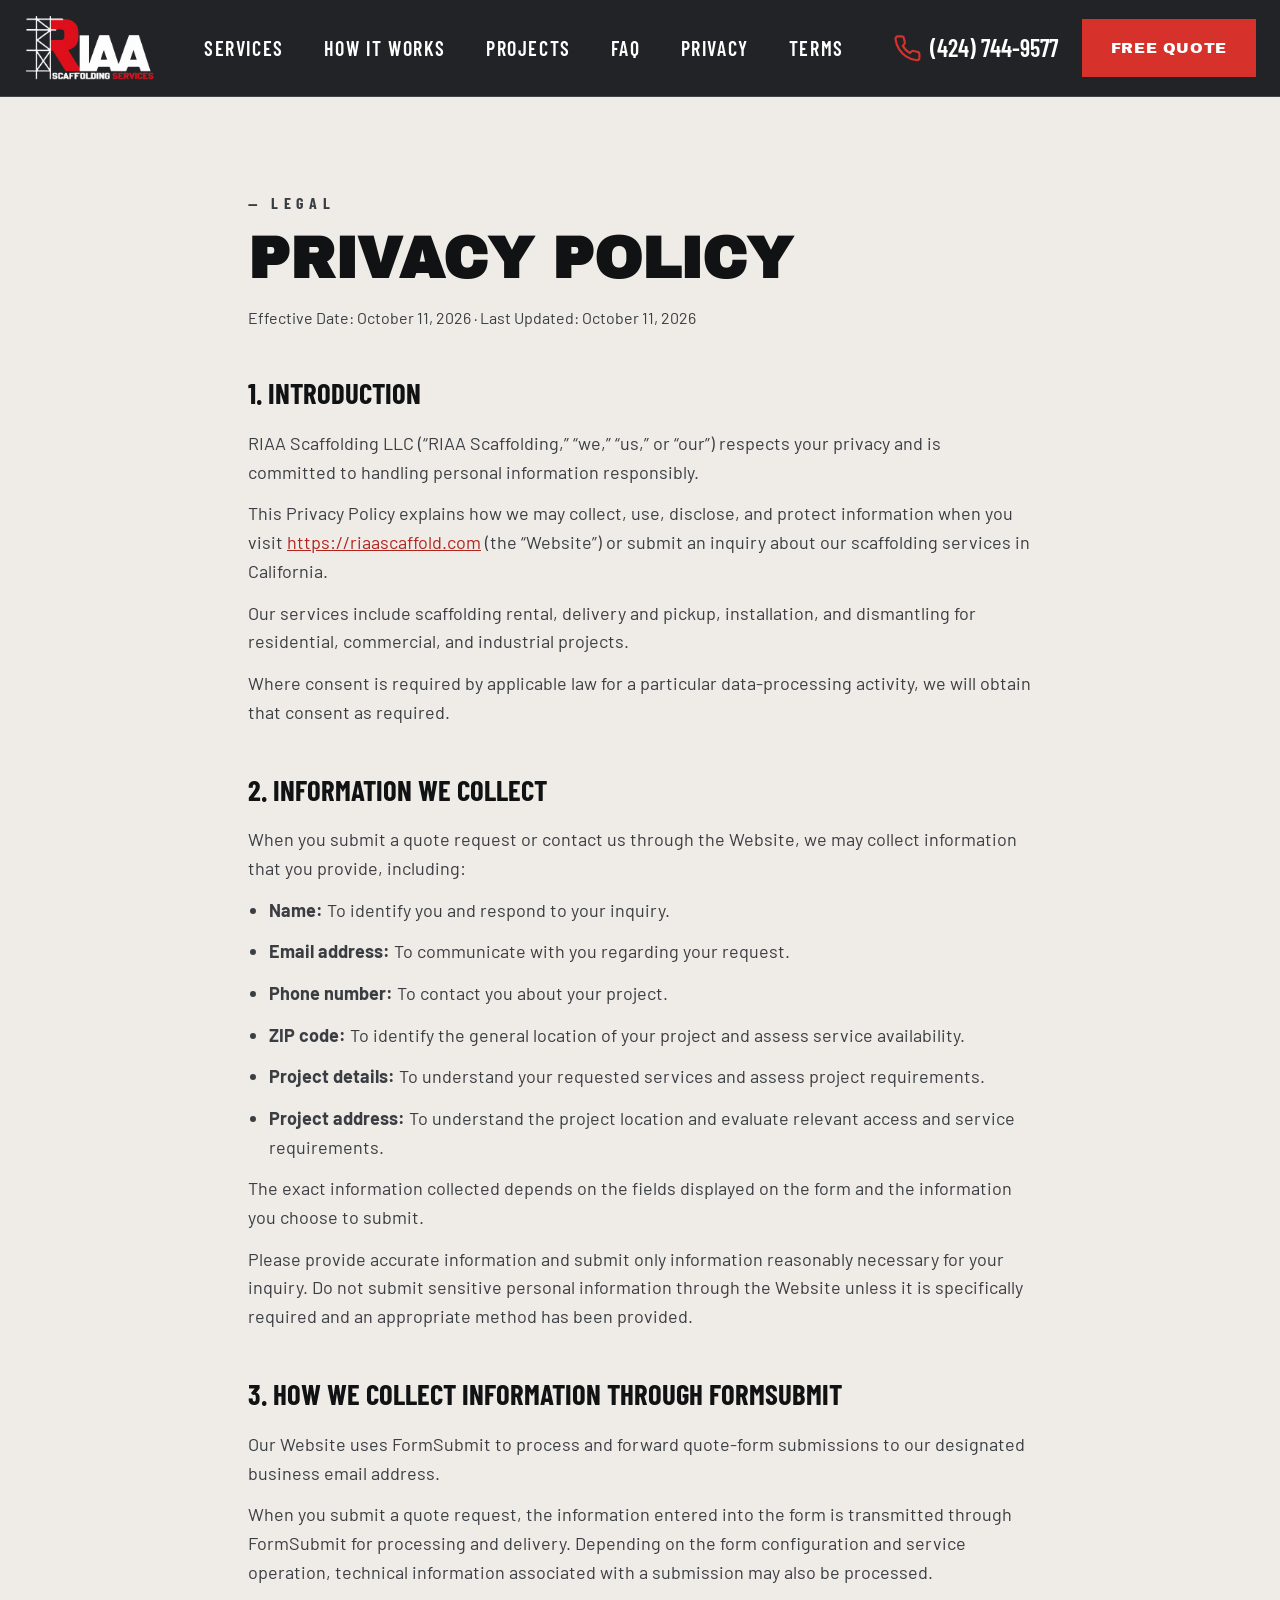
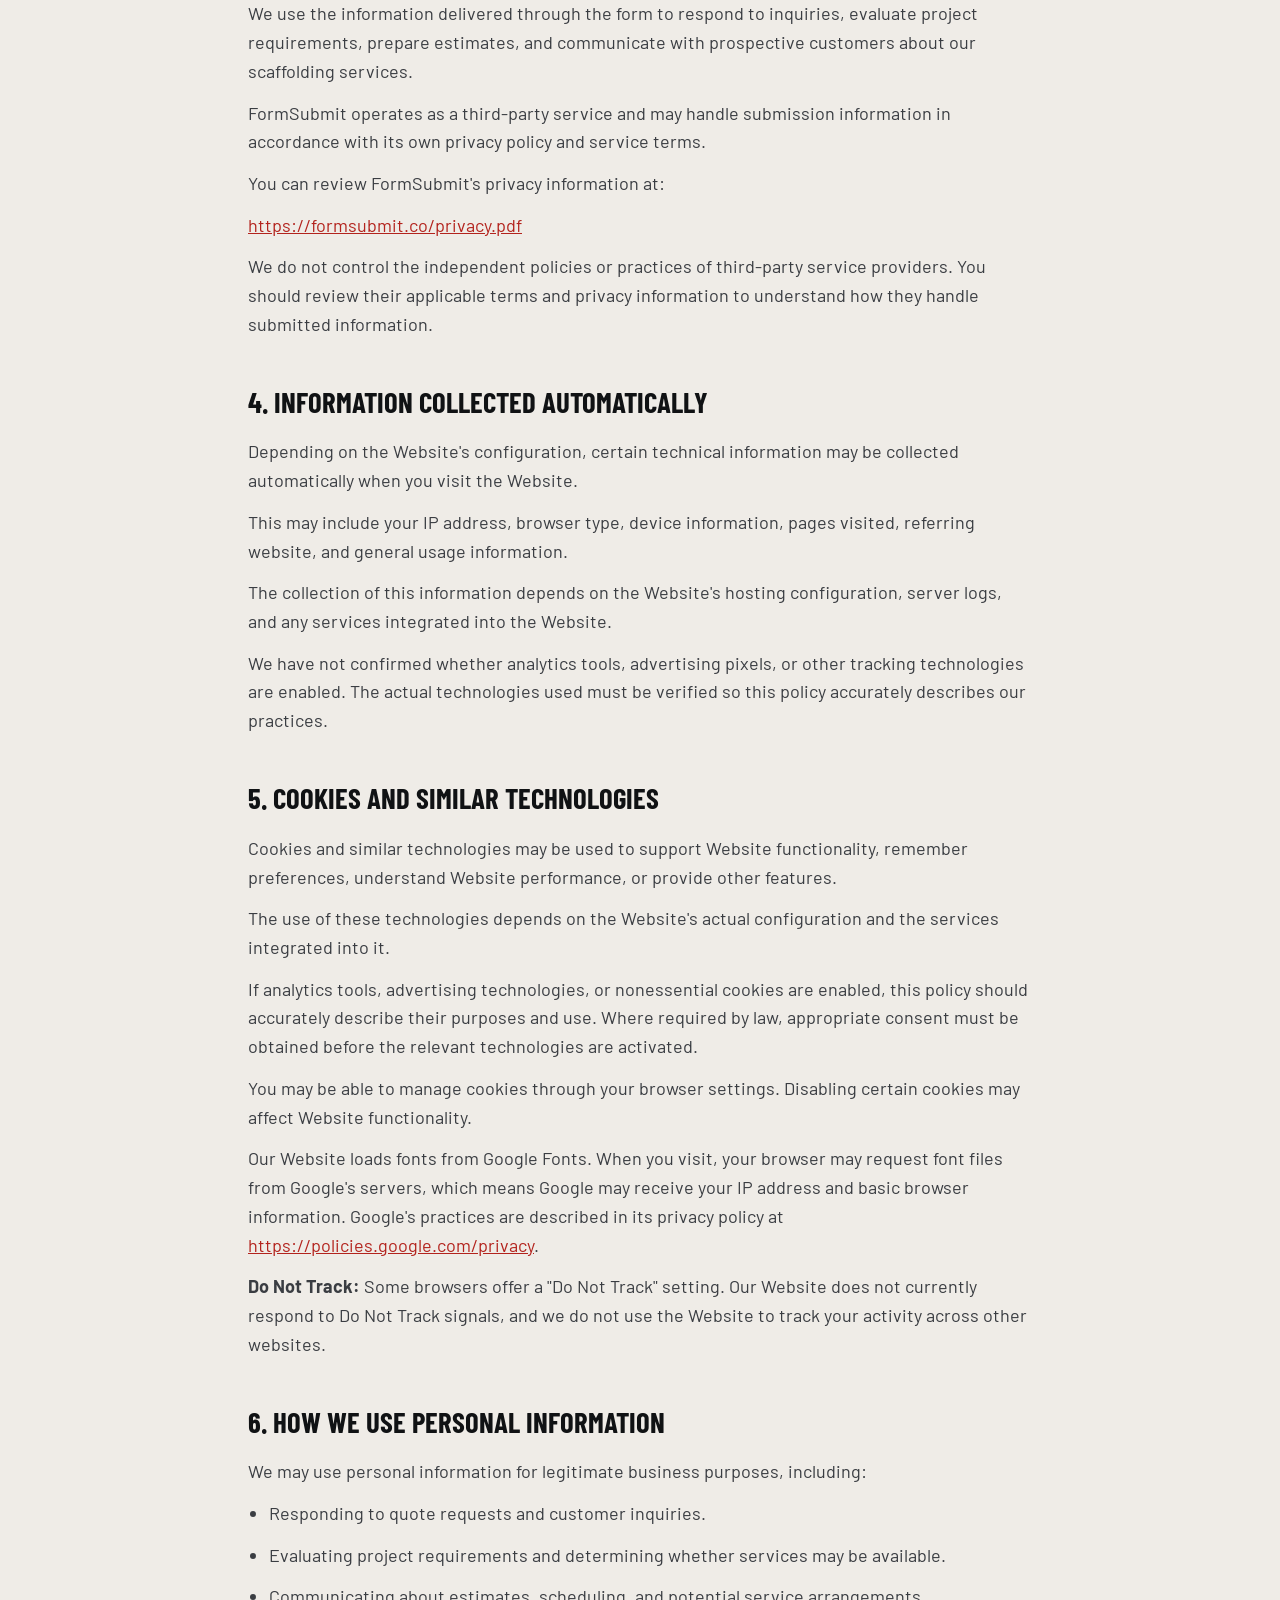
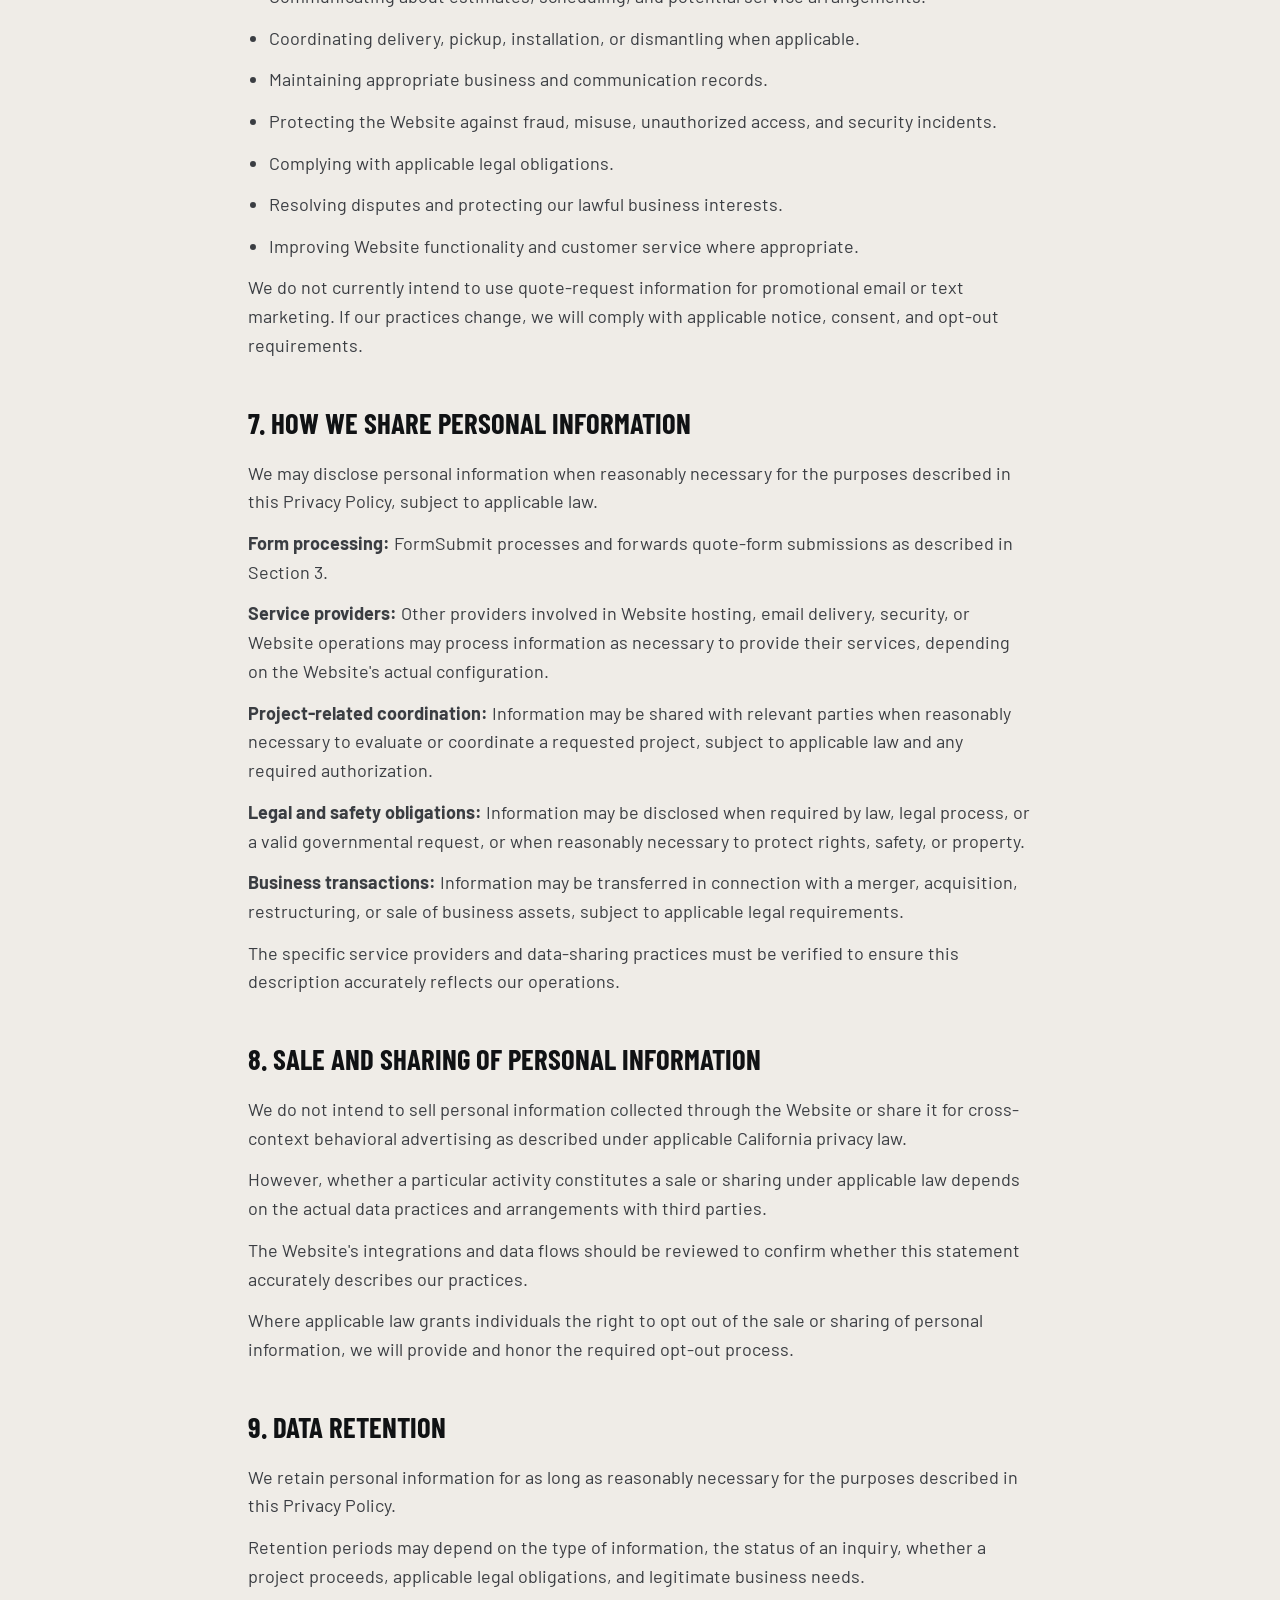
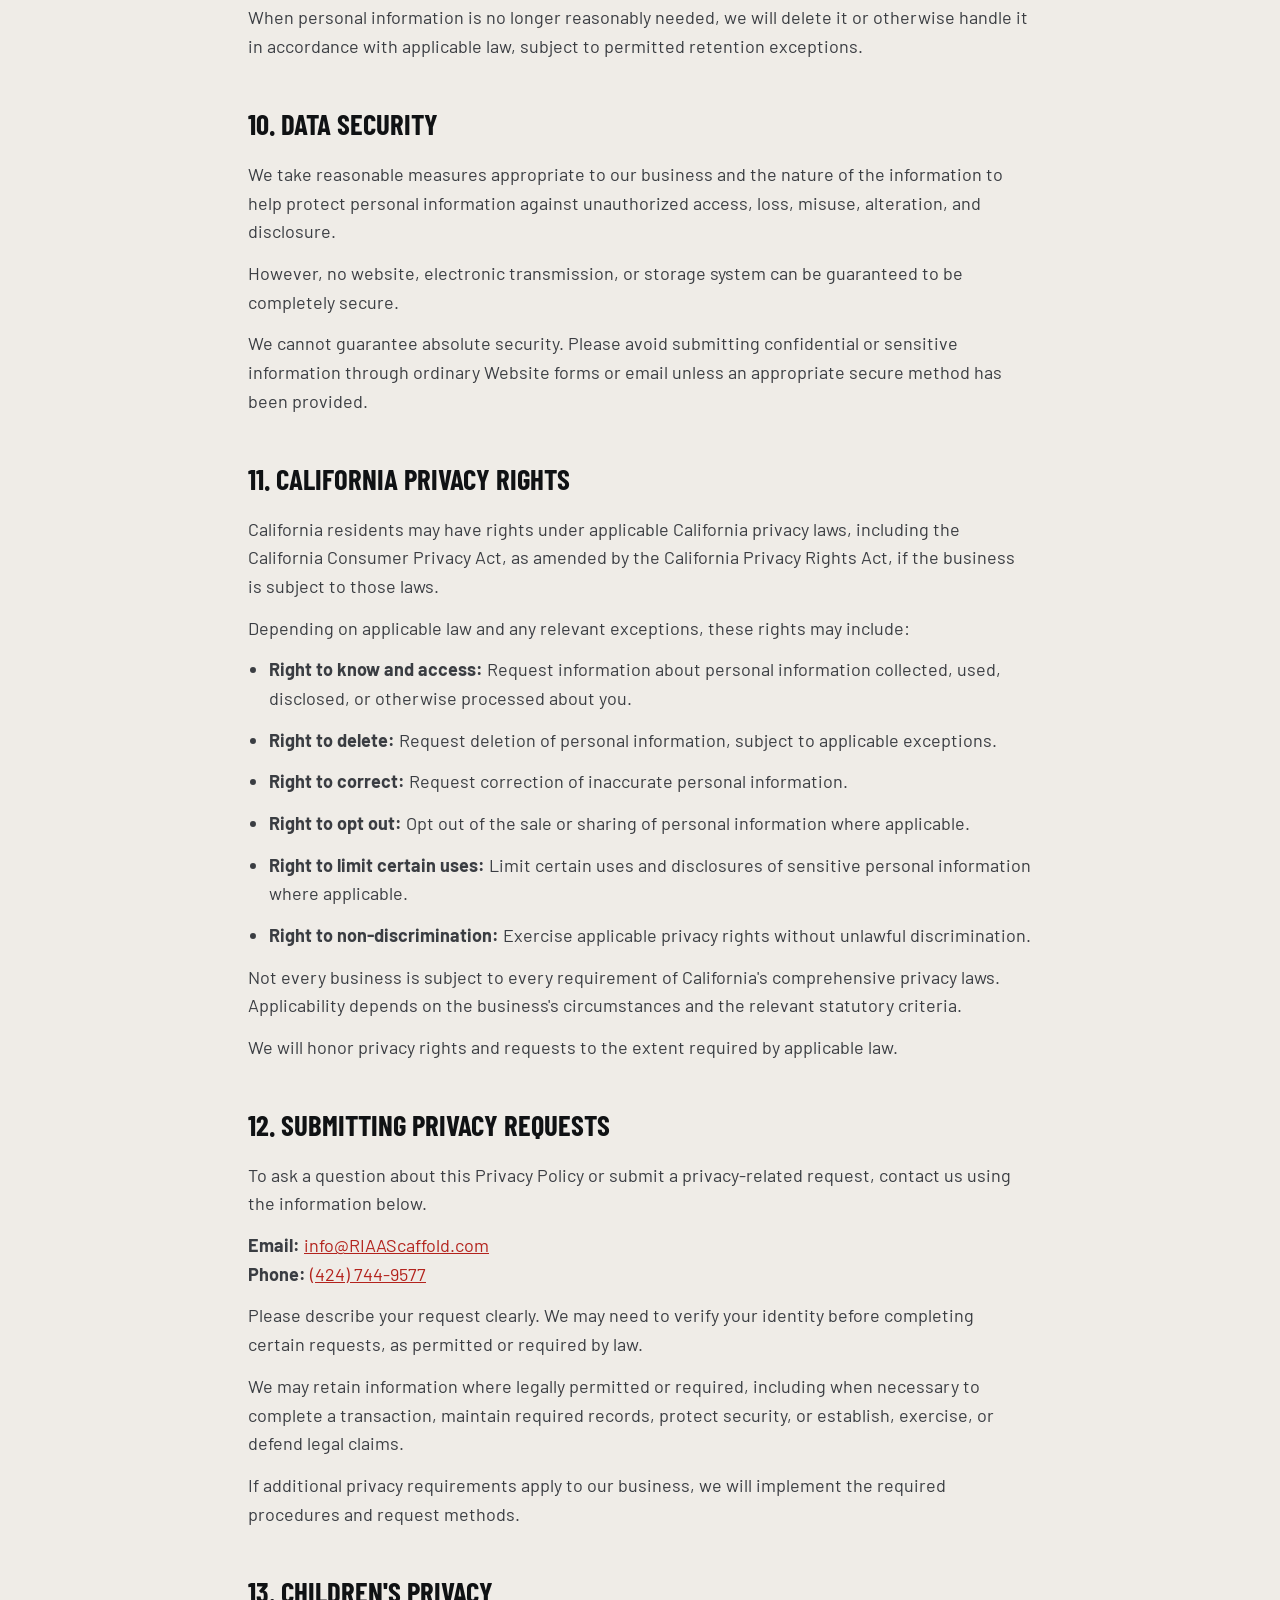
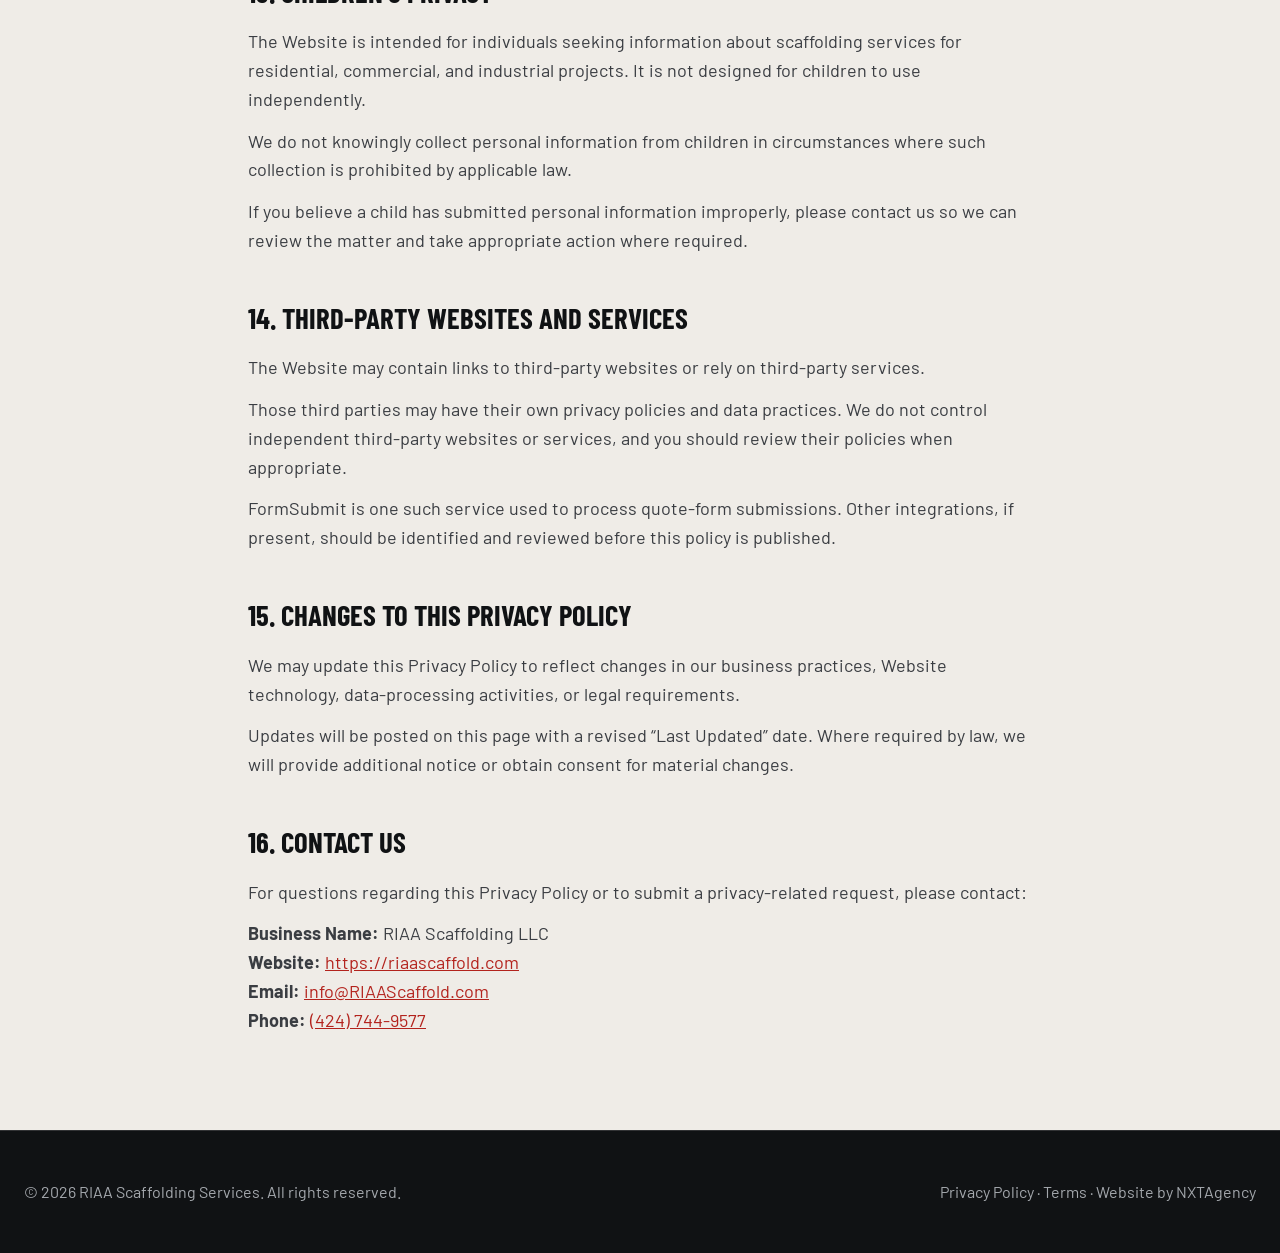
<file: privacy.html>
<!DOCTYPE html>
<html lang="en">
<head>
<meta charset="utf-8">
<meta name="viewport" content="width=device-width, initial-scale=1">
<title>Privacy Policy | RIAA Scaffolding Services</title>
<link rel="preconnect" href="https://fonts.googleapis.com">
<link rel="preconnect" href="https://fonts.gstatic.com" crossorigin>
<link href="https://fonts.googleapis.com/css2?family=Archivo+Black&family=Barlow+Condensed:wght@500;600;700&family=Barlow:wght@400;500;600&display=swap" rel="stylesheet">
<link rel="stylesheet" href="style.css?v=4">
<link rel="icon" type="image/png" href="img/favicon.png">
</head>
<body>
<svg width="0" height="0" style="position:absolute" aria-hidden="true">
  <symbol id="phone" viewBox="0 0 24 24"><path d="M22 16.9v3a2 2 0 0 1-2.2 2 19.8 19.8 0 0 1-8.6-3.1 19.5 19.5 0 0 1-6-6A19.8 19.8 0 0 1 2.1 4.2 2 2 0 0 1 4.1 2h3a2 2 0 0 1 2 1.7c.1 1 .4 1.9.7 2.8a2 2 0 0 1-.5 2.1L8.1 9.9a16 16 0 0 0 6 6l1.3-1.3a2 2 0 0 1 2.1-.4c.9.3 1.8.6 2.8.7a2 2 0 0 1 1.7 2z"/></symbol>
  <symbol id="mail" viewBox="0 0 24 24"><rect x="2" y="4" width="20" height="16" rx="2"/><path d="m22 7-10 6L2 7"/></symbol>
  <symbol id="pin" viewBox="0 0 24 24"><path d="M20 10c0 6-8 12-8 12S4 16 4 10a8 8 0 0 1 16 0z"/><circle cx="12" cy="10" r="3"/></symbol>
  <symbol id="clock" viewBox="0 0 24 24"><circle cx="12" cy="12" r="10"/><path d="M12 6v6l4 2"/></symbol>
  <symbol id="arrow" viewBox="0 0 24 24"><path d="M5 12h14m-6-6 6 6-6 6"/></symbol>
  <symbol id="hat" viewBox="0 0 24 24"><path d="M2 18h20M4 18a8 8 0 0 1 16 0M12 6v4M10 4h4"/></symbol>
</svg>
<header>
  <div class="wrap">
    <a class="logo" href="./" aria-label="RIAA Scaffolding Services home"><img src="img/logo.png" alt="RIAA Scaffolding Services"></a>
   <nav aria-label="Main"><a href="./#services">Services</a><a href="./#process">How it works</a><a href="./#projects">Projects</a><a href="./#faq">FAQ</a><a href="privacy">Privacy</a><a href="terms">Terms</a></nav>
    <div class="hright">
      <a class="tel" href="tel:4247449577"><svg class="i"><use href="#phone"/></svg>(424) 744-9577</a>
      <a class="btn" href="./#quote">Free quote</a>
    </div>
  </div>
</header>
<main>
  <section class="policy">
    <div class="wrap">
      <p class="kicker">Legal</p>
      <h1 class="disp">Privacy Policy</h1>
      <p class="updated">Effective Date: October 11, 2026 · Last Updated: October 11, 2026</p>
      <h2>1. Introduction</h2>
      <p>RIAA Scaffolding LLC (“RIAA Scaffolding,” “we,” “us,” or “our”) respects your privacy and is committed to handling personal information responsibly.</p>
      <p>This Privacy Policy explains how we may collect, use, disclose, and protect information when you visit <a href="https://riaascaffold.com">https://riaascaffold.com</a> (the “Website”) or submit an inquiry about our scaffolding services in California.</p>
      <p>Our services include scaffolding rental, delivery and pickup, installation, and dismantling for residential, commercial, and industrial projects.</p>
      <p>Where consent is required by applicable law for a particular data-processing activity, we will obtain that consent as required.</p>
      <h2>2. Information We Collect</h2>
      <p>When you submit a quote request or contact us through the Website, we may collect information that you provide, including:</p>
      <ul>
        <li><strong>Name:</strong> To identify you and respond to your inquiry.</li>
        <li><strong>Email address:</strong> To communicate with you regarding your request.</li>
        <li><strong>Phone number:</strong> To contact you about your project.</li>
        <li><strong>ZIP code:</strong> To identify the general location of your project and assess service availability.</li>
        <li><strong>Project details:</strong> To understand your requested services and assess project requirements.</li>
        <li><strong>Project address:</strong> To understand the project location and evaluate relevant access and service requirements.</li>
      </ul>
      <p>The exact information collected depends on the fields displayed on the form and the information you choose to submit.</p>
      <p>Please provide accurate information and submit only information reasonably necessary for your inquiry. Do not submit sensitive personal information through the Website unless it is specifically required and an appropriate method has been provided.</p>
      <h2>3. How We Collect Information Through FormSubmit</h2>
      <p>Our Website uses FormSubmit to process and forward quote-form submissions to our designated business email address.</p>
      <p>When you submit a quote request, the information entered into the form is transmitted through FormSubmit for processing and delivery. Depending on the form configuration and service operation, technical information associated with a submission may also be processed.</p>
      <p>We use the information delivered through the form to respond to inquiries, evaluate project requirements, prepare estimates, and communicate with prospective customers about our scaffolding services.</p>
      <p>FormSubmit operates as a third-party service and may handle submission information in accordance with its own privacy policy and service terms.</p>
      <p>You can review FormSubmit's privacy information at:</p>
      <p><a href="https://formsubmit.co/privacy.pdf" target="_blank" rel="noopener">https://formsubmit.co/privacy.pdf</a></p>
      <p>We do not control the independent policies or practices of third-party service providers. You should review their applicable terms and privacy information to understand how they handle submitted information.</p>
      <h2>4. Information Collected Automatically</h2>
      <p>Depending on the Website's configuration, certain technical information may be collected automatically when you visit the Website.</p>
      <p>This may include your IP address, browser type, device information, pages visited, referring website, and general usage information.</p>
      <p>The collection of this information depends on the Website's hosting configuration, server logs, and any services integrated into the Website.</p>
      <p>We have not confirmed whether analytics tools, advertising pixels, or other tracking technologies are enabled. The actual technologies used must be verified so this policy accurately describes our practices.</p>
      <h2>5. Cookies and Similar Technologies</h2>
      <p>Cookies and similar technologies may be used to support Website functionality, remember preferences, understand Website performance, or provide other features.</p>
      <p>The use of these technologies depends on the Website's actual configuration and the services integrated into it.</p>
      <p>If analytics tools, advertising technologies, or nonessential cookies are enabled, this policy should accurately describe their purposes and use. Where required by law, appropriate consent must be obtained before the relevant technologies are activated.</p>
      <p>You may be able to manage cookies through your browser settings. Disabling certain cookies may affect Website functionality.</p>
      <p>Our Website loads fonts from Google Fonts. When you visit, your browser may request font files from Google's servers, which means Google may receive your IP address and basic browser information. Google's practices are described in its privacy policy at <a href="https://policies.google.com/privacy" target="_blank" rel="noopener">https://policies.google.com/privacy</a>.</p>
      <p><strong>Do Not Track:</strong> Some browsers offer a "Do Not Track" setting. Our Website does not currently respond to Do Not Track signals, and we do not use the Website to track your activity across other websites.</p>
      <h2>6. How We Use Personal Information</h2>
      <p>We may use personal information for legitimate business purposes, including:</p>
      <ul>
        <li>Responding to quote requests and customer inquiries.</li>
        <li>Evaluating project requirements and determining whether services may be available.</li>
        <li>Communicating about estimates, scheduling, and potential service arrangements.</li>
        <li>Coordinating delivery, pickup, installation, or dismantling when applicable.</li>
        <li>Maintaining appropriate business and communication records.</li>
        <li>Protecting the Website against fraud, misuse, unauthorized access, and security incidents.</li>
        <li>Complying with applicable legal obligations.</li>
        <li>Resolving disputes and protecting our lawful business interests.</li>
        <li>Improving Website functionality and customer service where appropriate.</li>
      </ul>
      <p>We do not currently intend to use quote-request information for promotional email or text marketing. If our practices change, we will comply with applicable notice, consent, and opt-out requirements.</p>
      <h2>7. How We Share Personal Information</h2>
      <p>We may disclose personal information when reasonably necessary for the purposes described in this Privacy Policy, subject to applicable law.</p>
      <p><strong>Form processing:</strong> FormSubmit processes and forwards quote-form submissions as described in Section 3.</p>
      <p><strong>Service providers:</strong> Other providers involved in Website hosting, email delivery, security, or Website operations may process information as necessary to provide their services, depending on the Website's actual configuration.</p>
      <p><strong>Project-related coordination:</strong> Information may be shared with relevant parties when reasonably necessary to evaluate or coordinate a requested project, subject to applicable law and any required authorization.</p>
      <p><strong>Legal and safety obligations:</strong> Information may be disclosed when required by law, legal process, or a valid governmental request, or when reasonably necessary to protect rights, safety, or property.</p>
      <p><strong>Business transactions:</strong> Information may be transferred in connection with a merger, acquisition, restructuring, or sale of business assets, subject to applicable legal requirements.</p>
      <p>The specific service providers and data-sharing practices must be verified to ensure this description accurately reflects our operations.</p>
      <h2>8. Sale and Sharing of Personal Information</h2>
      <p>We do not intend to sell personal information collected through the Website or share it for cross-context behavioral advertising as described under applicable California privacy law.</p>
      <p>However, whether a particular activity constitutes a sale or sharing under applicable law depends on the actual data practices and arrangements with third parties.</p>
      <p>The Website's integrations and data flows should be reviewed to confirm whether this statement accurately describes our practices.</p>
      <p>Where applicable law grants individuals the right to opt out of the sale or sharing of personal information, we will provide and honor the required opt-out process.</p>
      <h2>9. Data Retention</h2>
      <p>We retain personal information for as long as reasonably necessary for the purposes described in this Privacy Policy.</p>
      <p>Retention periods may depend on the type of information, the status of an inquiry, whether a project proceeds, applicable legal obligations, and legitimate business needs.</p>
      <p>When personal information is no longer reasonably needed, we will delete it or otherwise handle it in accordance with applicable law, subject to permitted retention exceptions.</p>
      <h2>10. Data Security</h2>
      <p>We take reasonable measures appropriate to our business and the nature of the information to help protect personal information against unauthorized access, loss, misuse, alteration, and disclosure.</p>
      <p>However, no website, electronic transmission, or storage system can be guaranteed to be completely secure.</p>
      <p>We cannot guarantee absolute security. Please avoid submitting confidential or sensitive information through ordinary Website forms or email unless an appropriate secure method has been provided.</p>
      <h2>11. California Privacy Rights</h2>
      <p>California residents may have rights under applicable California privacy laws, including the California Consumer Privacy Act, as amended by the California Privacy Rights Act, if the business is subject to those laws.</p>
      <p>Depending on applicable law and any relevant exceptions, these rights may include:</p>
      <ul>
        <li><strong>Right to know and access:</strong> Request information about personal information collected, used, disclosed, or otherwise processed about you.</li>
        <li><strong>Right to delete:</strong> Request deletion of personal information, subject to applicable exceptions.</li>
        <li><strong>Right to correct:</strong> Request correction of inaccurate personal information.</li>
        <li><strong>Right to opt out:</strong> Opt out of the sale or sharing of personal information where applicable.</li>
        <li><strong>Right to limit certain uses:</strong> Limit certain uses and disclosures of sensitive personal information where applicable.</li>
        <li><strong>Right to non-discrimination:</strong> Exercise applicable privacy rights without unlawful discrimination.</li>
      </ul>
      <p>Not every business is subject to every requirement of California's comprehensive privacy laws. Applicability depends on the business's circumstances and the relevant statutory criteria.</p>
      <p>We will honor privacy rights and requests to the extent required by applicable law.</p>
      <h2>12. Submitting Privacy Requests</h2>
      <p>To ask a question about this Privacy Policy or submit a privacy-related request, contact us using the information below.</p>
      <p><strong>Email:</strong> <a href="mailto:info@RIAAScaffold.com">info@RIAAScaffold.com</a><br>
        <strong>Phone:</strong> <a href="tel:4247449577">(424) 744-9577</a></p>
      <p>Please describe your request clearly. We may need to verify your identity before completing certain requests, as permitted or required by law.</p>
      <p>We may retain information where legally permitted or required, including when necessary to complete a transaction, maintain required records, protect security, or establish, exercise, or defend legal claims.</p>
      <p>If additional privacy requirements apply to our business, we will implement the required procedures and request methods.</p>
      <h2>13. Children&#x27;s Privacy</h2>
      <p>The Website is intended for individuals seeking information about scaffolding services for residential, commercial, and industrial projects. It is not designed for children to use independently.</p>
      <p>We do not knowingly collect personal information from children in circumstances where such collection is prohibited by applicable law.</p>
      <p>If you believe a child has submitted personal information improperly, please contact us so we can review the matter and take appropriate action where required.</p>
      <h2>14. Third-Party Websites and Services</h2>
      <p>The Website may contain links to third-party websites or rely on third-party services.</p>
      <p>Those third parties may have their own privacy policies and data practices. We do not control independent third-party websites or services, and you should review their policies when appropriate.</p>
      <p>FormSubmit is one such service used to process quote-form submissions. Other integrations, if present, should be identified and reviewed before this policy is published.</p>
      <h2>15. Changes to This Privacy Policy</h2>
      <p>We may update this Privacy Policy to reflect changes in our business practices, Website technology, data-processing activities, or legal requirements.</p>
      <p>Updates will be posted on this page with a revised “Last Updated” date. Where required by law, we will provide additional notice or obtain consent for material changes.</p>
      <h2>16. Contact Us</h2>
      <p>For questions regarding this Privacy Policy or to submit a privacy-related request, please contact:</p>
      <p><strong>Business Name:</strong> RIAA Scaffolding LLC<br>
        <strong>Website:</strong> <a href="https://riaascaffold.com">https://riaascaffold.com</a><br>
        <strong>Email:</strong> <a href="mailto:info@RIAAScaffold.com">info@RIAAScaffold.com</a><br>
        <strong>Phone:</strong> <a href="tel:4247449577">(424) 744-9577</a><br>
    </div>
  </section>
</main>
<footer>
  <div class="wrap">
    <span>© <span id="y"></span> RIAA Scaffolding Services. All rights reserved.</span>
    <span><a href="privacy">Privacy Policy</a> · <a href="terms">Terms</a> · Website by <a href="https://www.nxtagency.net" target="_blank" rel="noopener">NXTAgency</a></span>
  </div>
</footer>
<script>document.getElementById('y').textContent = new Date().getFullYear();</script>
</body>
</html>
</file>
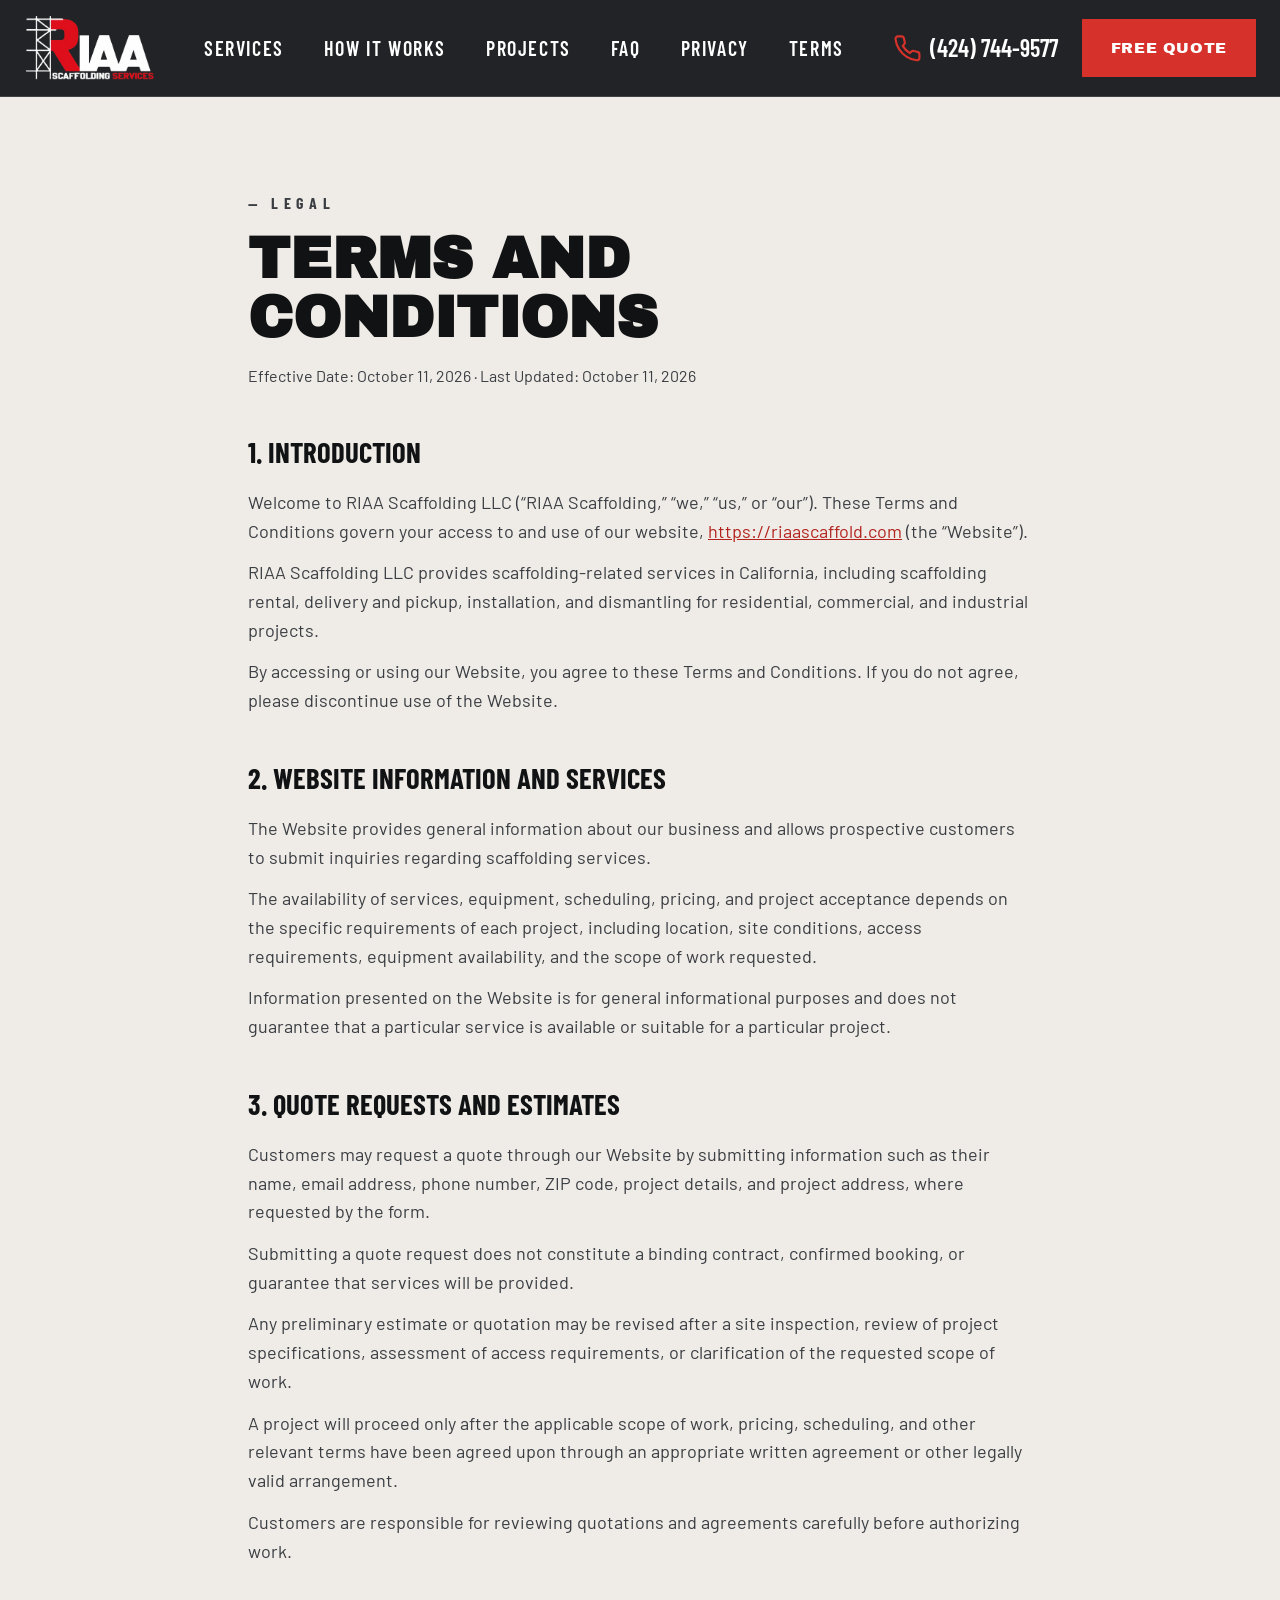
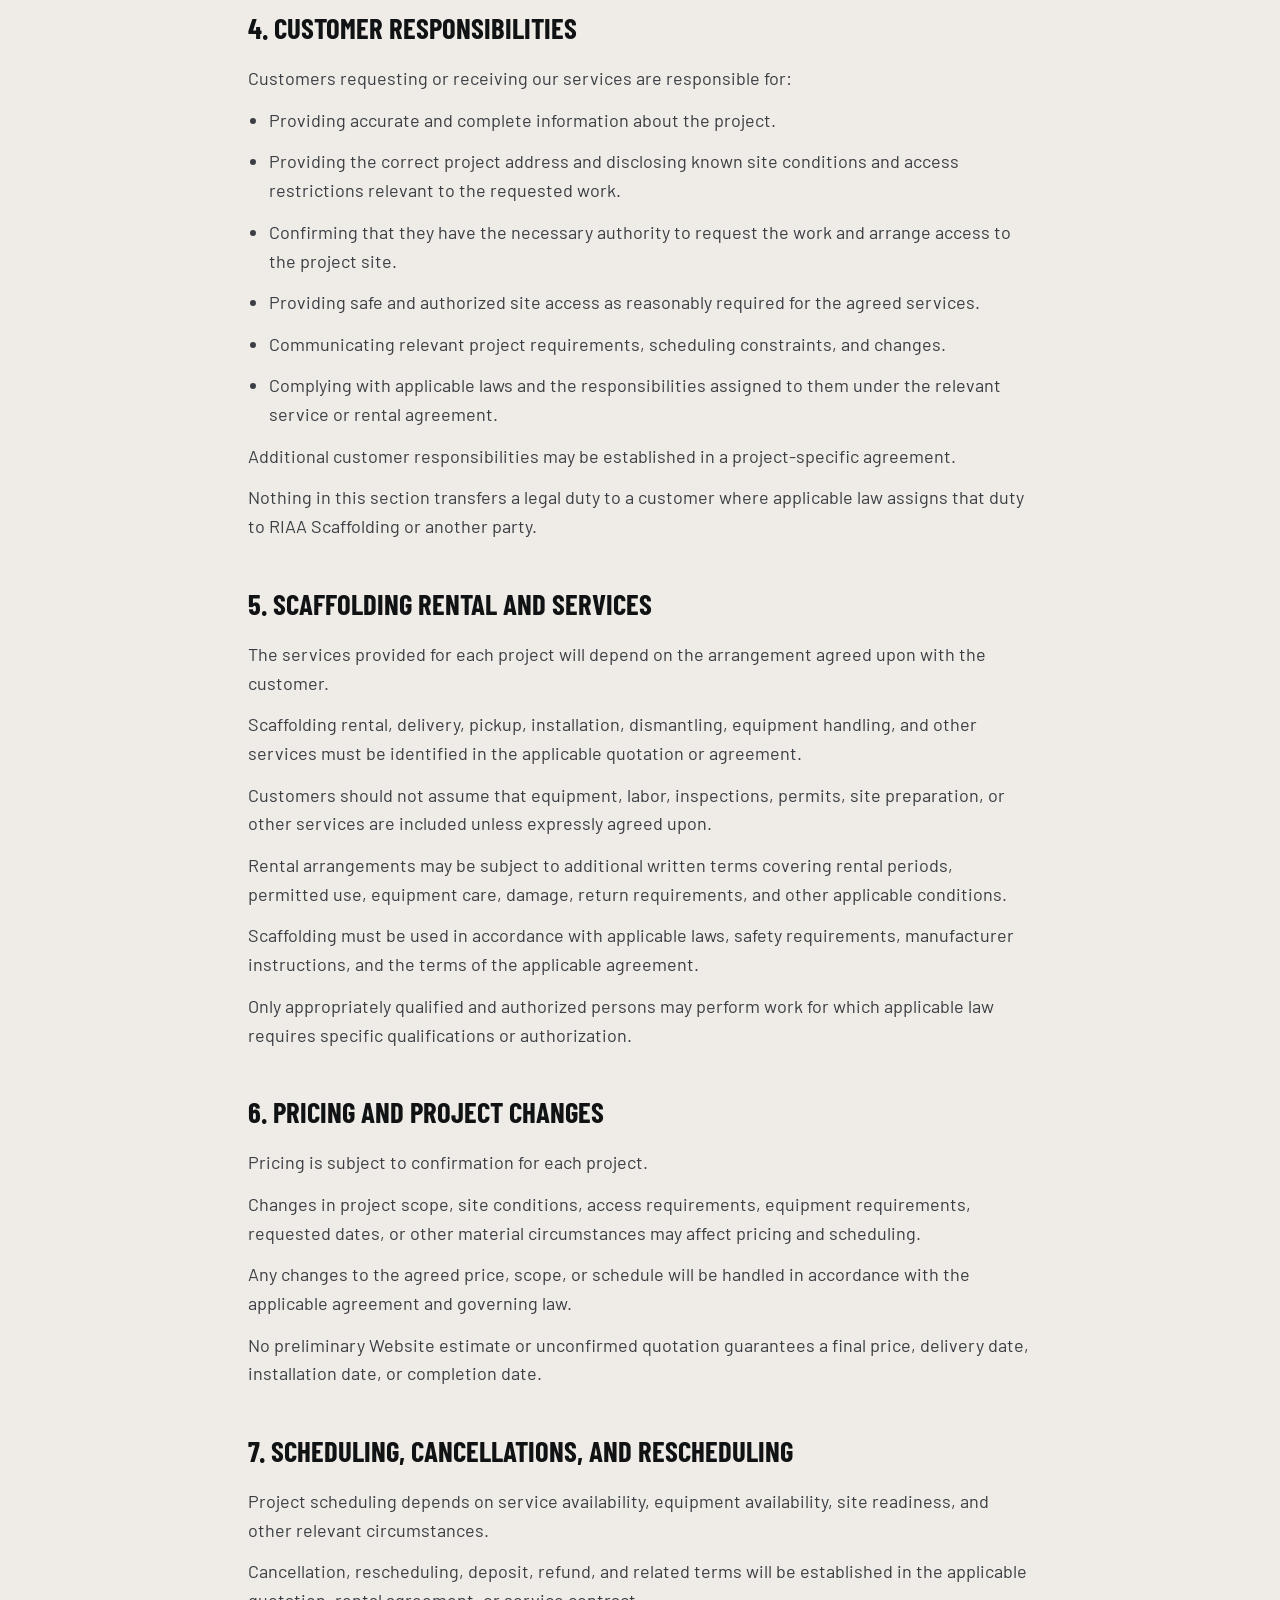
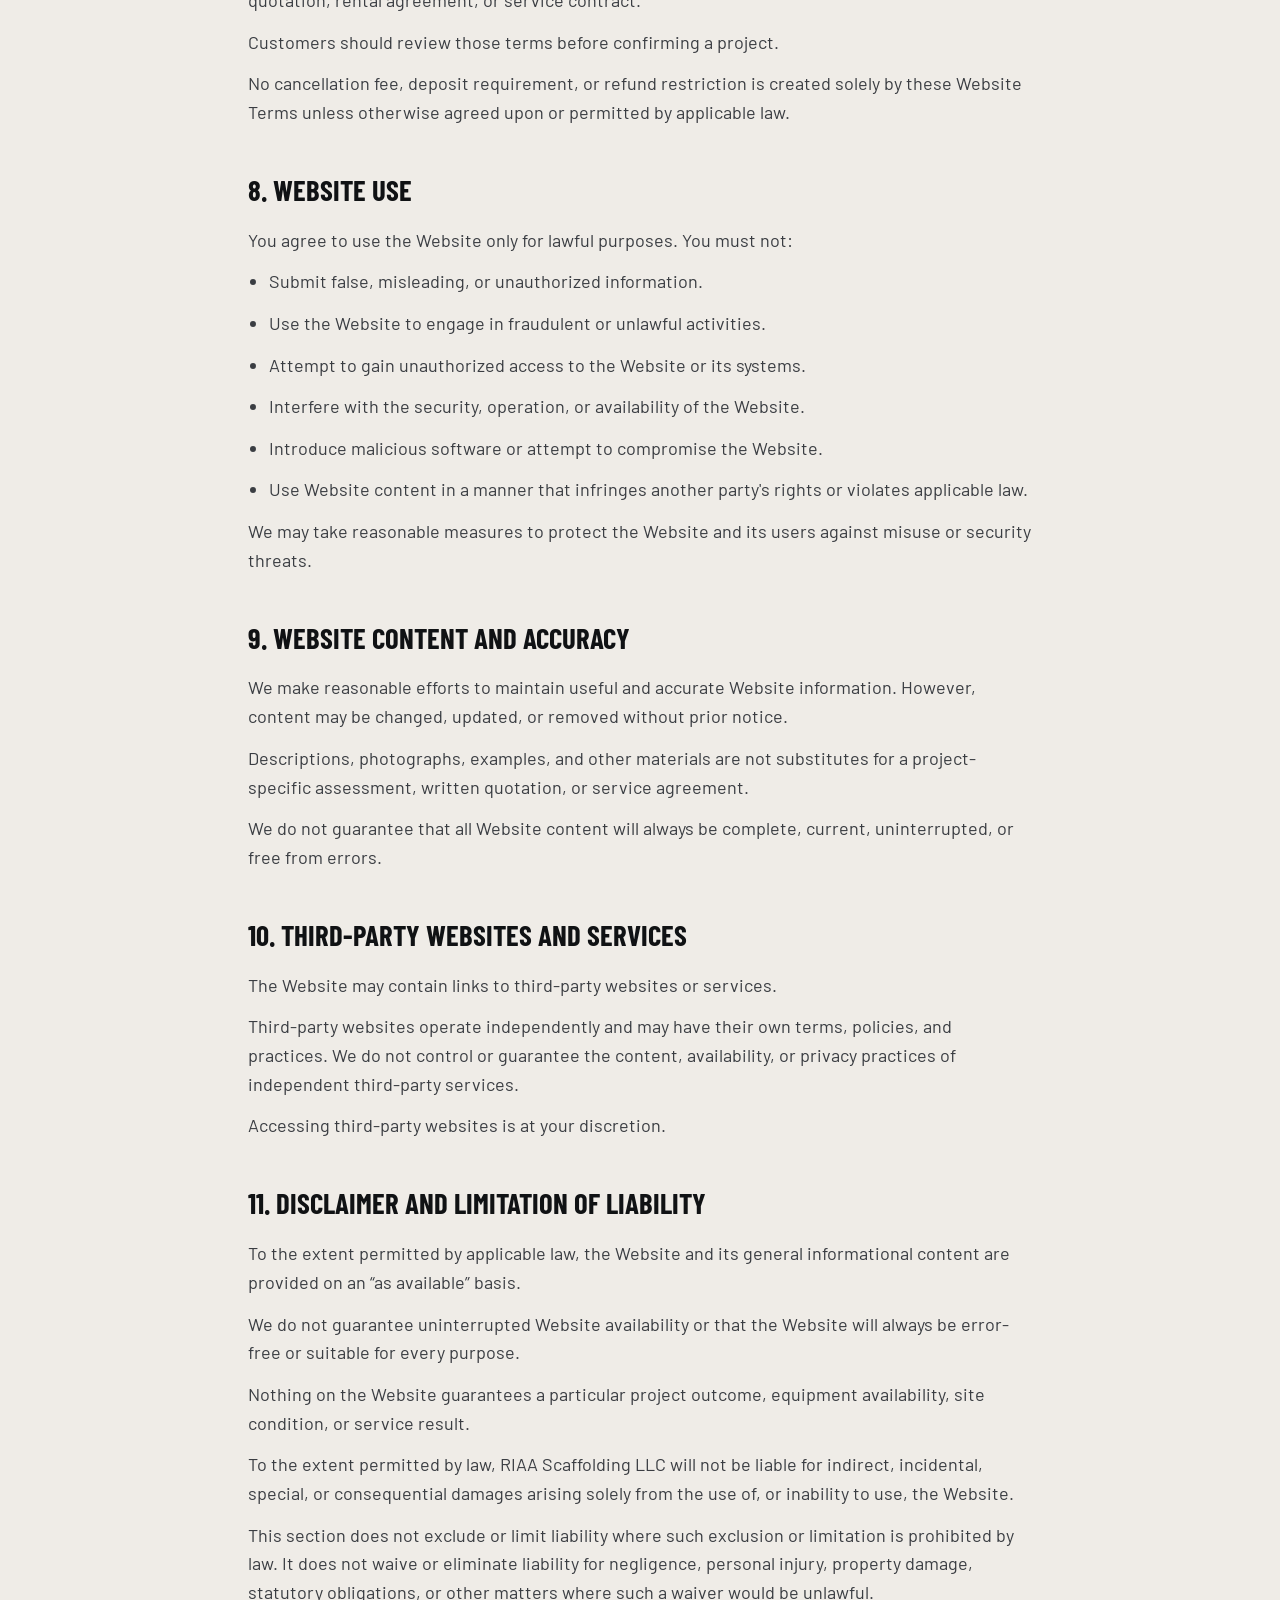
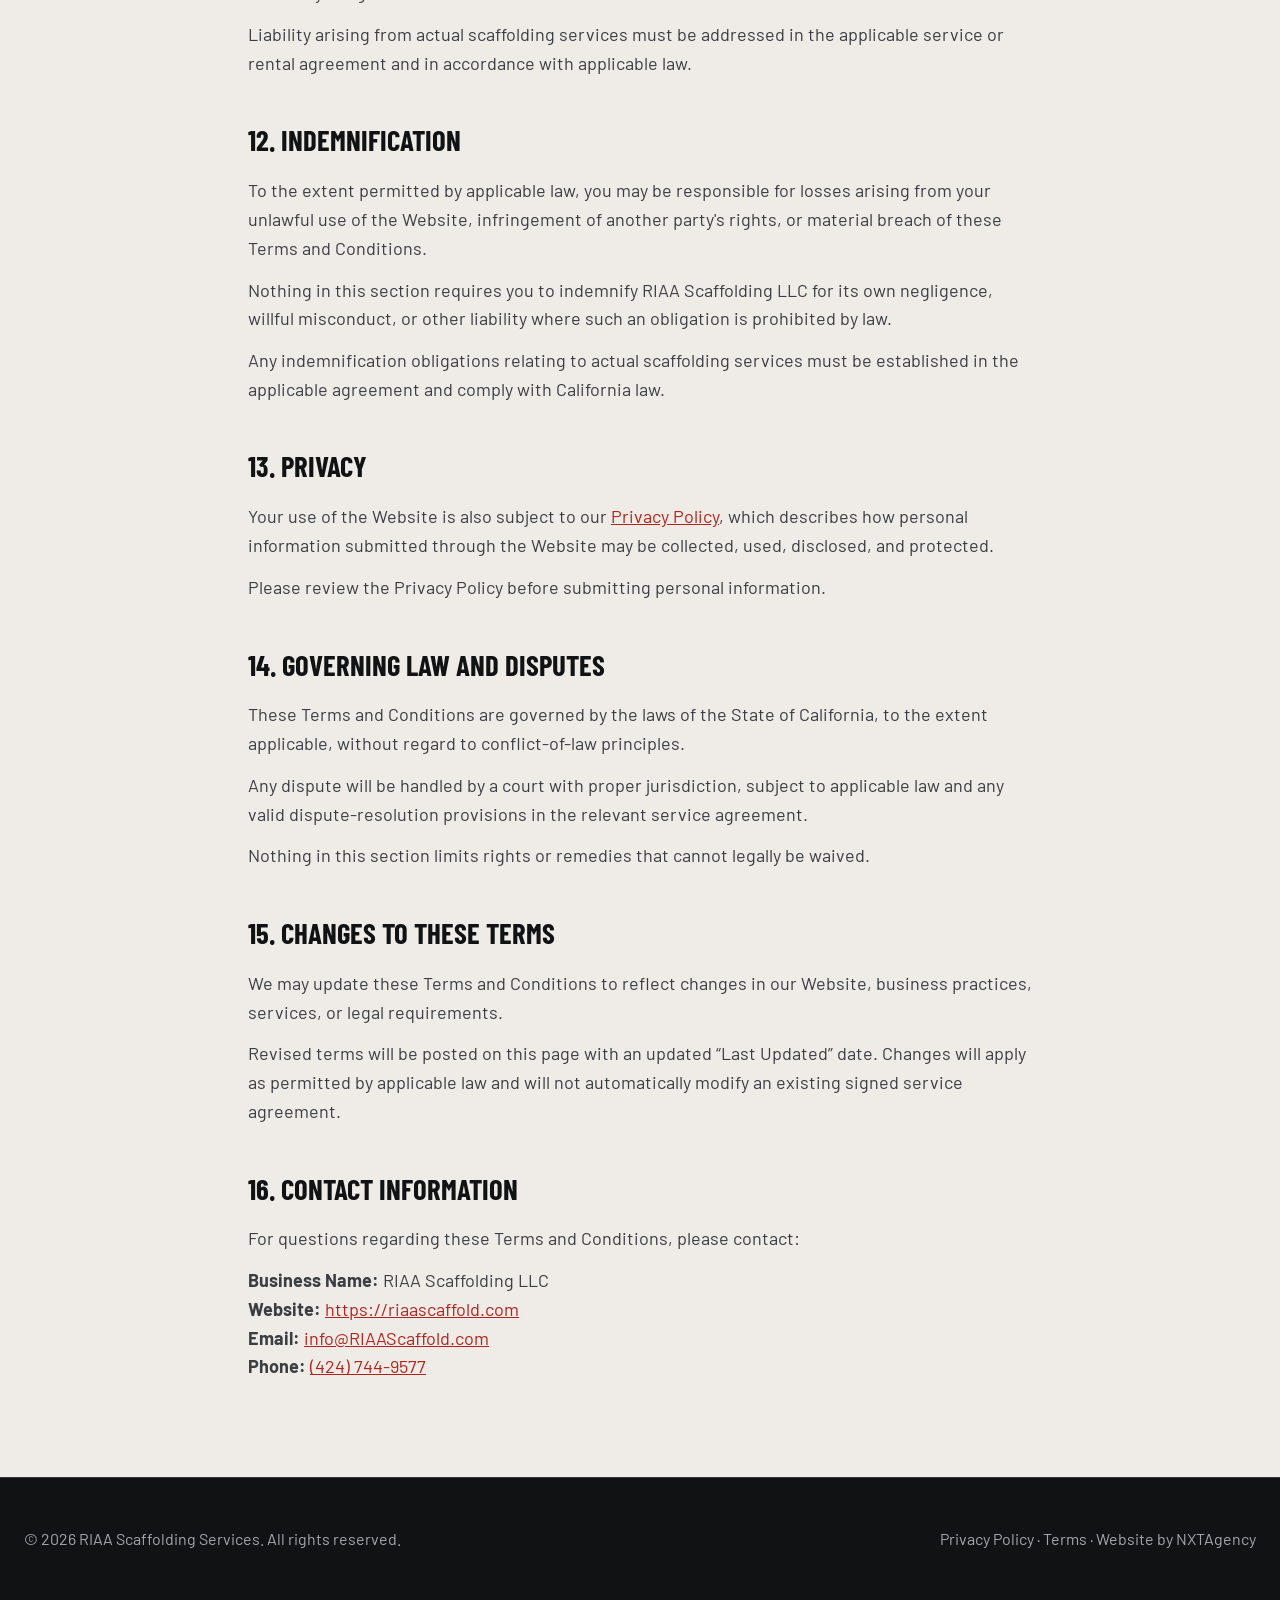
<file: terms.html>
<!DOCTYPE html>
<html lang="en">
<head>
<meta charset="utf-8">
<meta name="viewport" content="width=device-width, initial-scale=1">
<title>Terms and Conditions | RIAA Scaffolding Services</title>
<link rel="preconnect" href="https://fonts.googleapis.com">
<link rel="preconnect" href="https://fonts.gstatic.com" crossorigin>
<link href="https://fonts.googleapis.com/css2?family=Archivo+Black&family=Barlow+Condensed:wght@500;600;700&family=Barlow:wght@400;500;600&display=swap" rel="stylesheet">
<link rel="stylesheet" href="style.css?v=4">
<link rel="icon" type="image/png" href="img/favicon.png">
</head>
<body>
<svg width="0" height="0" style="position:absolute" aria-hidden="true">
  <symbol id="phone" viewBox="0 0 24 24"><path d="M22 16.9v3a2 2 0 0 1-2.2 2 19.8 19.8 0 0 1-8.6-3.1 19.5 19.5 0 0 1-6-6A19.8 19.8 0 0 1 2.1 4.2 2 2 0 0 1 4.1 2h3a2 2 0 0 1 2 1.7c.1 1 .4 1.9.7 2.8a2 2 0 0 1-.5 2.1L8.1 9.9a16 16 0 0 0 6 6l1.3-1.3a2 2 0 0 1 2.1-.4c.9.3 1.8.6 2.8.7a2 2 0 0 1 1.7 2z"/></symbol>
  <symbol id="mail" viewBox="0 0 24 24"><rect x="2" y="4" width="20" height="16" rx="2"/><path d="m22 7-10 6L2 7"/></symbol>
  <symbol id="pin" viewBox="0 0 24 24"><path d="M20 10c0 6-8 12-8 12S4 16 4 10a8 8 0 0 1 16 0z"/><circle cx="12" cy="10" r="3"/></symbol>
  <symbol id="clock" viewBox="0 0 24 24"><circle cx="12" cy="12" r="10"/><path d="M12 6v6l4 2"/></symbol>
  <symbol id="arrow" viewBox="0 0 24 24"><path d="M5 12h14m-6-6 6 6-6 6"/></symbol>
  <symbol id="hat" viewBox="0 0 24 24"><path d="M2 18h20M4 18a8 8 0 0 1 16 0M12 6v4M10 4h4"/></symbol>
</svg>
<header>
  <div class="wrap">
    <a class="logo" href="index" aria-label="RIAA Scaffolding Services home"><img src="img/logo.png" alt="RIAA Scaffolding Services"></a>
   <nav aria-label="Main"><a href="./#services">Services</a><a href="./#process">How it works</a><a href="./#projects">Projects</a><a href="./#faq">FAQ</a><a href="privacy">Privacy</a><a href="terms">Terms</a></nav>
    <div class="hright">
      <a class="tel" href="tel:4247449577"><svg class="i"><use href="#phone"/></svg>(424) 744-9577</a>
      <a class="btn" href="./#quote">Free quote</a>
    </div>
  </div>
</header>
<main>
  <section class="policy">
    <div class="wrap">
      <p class="kicker">Legal</p>
      <h1 class="disp">Terms and Conditions</h1>
      <p class="updated">Effective Date: October 11, 2026 · Last Updated: October 11, 2026</p>
      <h2>1. Introduction</h2>
      <p>Welcome to RIAA Scaffolding LLC (“RIAA Scaffolding,” “we,” “us,” or “our”). These Terms and Conditions govern your access to and use of our website, <a href="https://riaascaffold.com">https://riaascaffold.com</a> (the “Website”).</p>
      <p>RIAA Scaffolding LLC provides scaffolding-related services in California, including scaffolding rental, delivery and pickup, installation, and dismantling for residential, commercial, and industrial projects.</p>
      <p>By accessing or using our Website, you agree to these Terms and Conditions. If you do not agree, please discontinue use of the Website.</p>
      <h2>2. Website Information and Services</h2>
      <p>The Website provides general information about our business and allows prospective customers to submit inquiries regarding scaffolding services.</p>
      <p>The availability of services, equipment, scheduling, pricing, and project acceptance depends on the specific requirements of each project, including location, site conditions, access requirements, equipment availability, and the scope of work requested.</p>
      <p>Information presented on the Website is for general informational purposes and does not guarantee that a particular service is available or suitable for a particular project.</p>
      <h2>3. Quote Requests and Estimates</h2>
      <p>Customers may request a quote through our Website by submitting information such as their name, email address, phone number, ZIP code, project details, and project address, where requested by the form.</p>
      <p>Submitting a quote request does not constitute a binding contract, confirmed booking, or guarantee that services will be provided.</p>
      <p>Any preliminary estimate or quotation may be revised after a site inspection, review of project specifications, assessment of access requirements, or clarification of the requested scope of work.</p>
      <p>A project will proceed only after the applicable scope of work, pricing, scheduling, and other relevant terms have been agreed upon through an appropriate written agreement or other legally valid arrangement.</p>
      <p>Customers are responsible for reviewing quotations and agreements carefully before authorizing work.</p>
      <h2>4. Customer Responsibilities</h2>
      <p>Customers requesting or receiving our services are responsible for:</p>
      <ul>
        <li>Providing accurate and complete information about the project.</li>
        <li>Providing the correct project address and disclosing known site conditions and access restrictions relevant to the requested work.</li>
        <li>Confirming that they have the necessary authority to request the work and arrange access to the project site.</li>
        <li>Providing safe and authorized site access as reasonably required for the agreed services.</li>
        <li>Communicating relevant project requirements, scheduling constraints, and changes.</li>
        <li>Complying with applicable laws and the responsibilities assigned to them under the relevant service or rental agreement.</li>
      </ul>
      <p>Additional customer responsibilities may be established in a project-specific agreement.</p>
      <p>Nothing in this section transfers a legal duty to a customer where applicable law assigns that duty to RIAA Scaffolding or another party.</p>
      <h2>5. Scaffolding Rental and Services</h2>
      <p>The services provided for each project will depend on the arrangement agreed upon with the customer.</p>
      <p>Scaffolding rental, delivery, pickup, installation, dismantling, equipment handling, and other services must be identified in the applicable quotation or agreement.</p>
      <p>Customers should not assume that equipment, labor, inspections, permits, site preparation, or other services are included unless expressly agreed upon.</p>
      <p>Rental arrangements may be subject to additional written terms covering rental periods, permitted use, equipment care, damage, return requirements, and other applicable conditions.</p>
      <p>Scaffolding must be used in accordance with applicable laws, safety requirements, manufacturer instructions, and the terms of the applicable agreement.</p>
      <p>Only appropriately qualified and authorized persons may perform work for which applicable law requires specific qualifications or authorization.</p>
      <h2>6. Pricing and Project Changes</h2>
      <p>Pricing is subject to confirmation for each project.</p>
      <p>Changes in project scope, site conditions, access requirements, equipment requirements, requested dates, or other material circumstances may affect pricing and scheduling.</p>
      <p>Any changes to the agreed price, scope, or schedule will be handled in accordance with the applicable agreement and governing law.</p>
      <p>No preliminary Website estimate or unconfirmed quotation guarantees a final price, delivery date, installation date, or completion date.</p>
      <h2>7. Scheduling, Cancellations, and Rescheduling</h2>
      <p>Project scheduling depends on service availability, equipment availability, site readiness, and other relevant circumstances.</p>
      <p>Cancellation, rescheduling, deposit, refund, and related terms will be established in the applicable quotation, rental agreement, or service contract.</p>
      <p>Customers should review those terms before confirming a project.</p>
      <p>No cancellation fee, deposit requirement, or refund restriction is created solely by these Website Terms unless otherwise agreed upon or permitted by applicable law.</p>
      <h2>8. Website Use</h2>
      <p>You agree to use the Website only for lawful purposes. You must not:</p>
      <ul>
        <li>Submit false, misleading, or unauthorized information.</li>
        <li>Use the Website to engage in fraudulent or unlawful activities.</li>
        <li>Attempt to gain unauthorized access to the Website or its systems.</li>
        <li>Interfere with the security, operation, or availability of the Website.</li>
        <li>Introduce malicious software or attempt to compromise the Website.</li>
        <li>Use Website content in a manner that infringes another party's rights or violates applicable law.</li>
      </ul>
      <p>We may take reasonable measures to protect the Website and its users against misuse or security threats.</p>
      <h2>9. Website Content and Accuracy</h2>
      <p>We make reasonable efforts to maintain useful and accurate Website information. However, content may be changed, updated, or removed without prior notice.</p>
      <p>Descriptions, photographs, examples, and other materials are not substitutes for a project-specific assessment, written quotation, or service agreement.</p>
      <p>We do not guarantee that all Website content will always be complete, current, uninterrupted, or free from errors.</p>
      <h2>10. Third-Party Websites and Services</h2>
      <p>The Website may contain links to third-party websites or services.</p>
      <p>Third-party websites operate independently and may have their own terms, policies, and practices. We do not control or guarantee the content, availability, or privacy practices of independent third-party services.</p>
      <p>Accessing third-party websites is at your discretion.</p>
      <h2>11. Disclaimer and Limitation of Liability</h2>
      <p>To the extent permitted by applicable law, the Website and its general informational content are provided on an “as available” basis.</p>
      <p>We do not guarantee uninterrupted Website availability or that the Website will always be error-free or suitable for every purpose.</p>
      <p>Nothing on the Website guarantees a particular project outcome, equipment availability, site condition, or service result.</p>
      <p>To the extent permitted by law, RIAA Scaffolding LLC will not be liable for indirect, incidental, special, or consequential damages arising solely from the use of, or inability to use, the Website.</p>
      <p>This section does not exclude or limit liability where such exclusion or limitation is prohibited by law. It does not waive or eliminate liability for negligence, personal injury, property damage, statutory obligations, or other matters where such a waiver would be unlawful.</p>
      <p>Liability arising from actual scaffolding services must be addressed in the applicable service or rental agreement and in accordance with applicable law.</p>
      <h2>12. Indemnification</h2>
      <p>To the extent permitted by applicable law, you may be responsible for losses arising from your unlawful use of the Website, infringement of another party's rights, or material breach of these Terms and Conditions.</p>
      <p>Nothing in this section requires you to indemnify RIAA Scaffolding LLC for its own negligence, willful misconduct, or other liability where such an obligation is prohibited by law.</p>
      <p>Any indemnification obligations relating to actual scaffolding services must be established in the applicable agreement and comply with California law.</p>
      <h2>13. Privacy</h2>
      <p>Your use of the Website is also subject to our <a href="privacy">Privacy Policy</a>, which describes how personal information submitted through the Website may be collected, used, disclosed, and protected.</p>
      <p>Please review the Privacy Policy before submitting personal information.</p>
      <h2>14. Governing Law and Disputes</h2>
      <p>These Terms and Conditions are governed by the laws of the State of California, to the extent applicable, without regard to conflict-of-law principles.</p>
      <p>Any dispute will be handled by a court with proper jurisdiction, subject to applicable law and any valid dispute-resolution provisions in the relevant service agreement.</p>
      <p>Nothing in this section limits rights or remedies that cannot legally be waived.</p>
      <h2>15. Changes to These Terms</h2>
      <p>We may update these Terms and Conditions to reflect changes in our Website, business practices, services, or legal requirements.</p>
      <p>Revised terms will be posted on this page with an updated “Last Updated” date. Changes will apply as permitted by applicable law and will not automatically modify an existing signed service agreement.</p>
      <h2>16. Contact Information</h2>
      <p>For questions regarding these Terms and Conditions, please contact:</p>
      <p><strong>Business Name:</strong> RIAA Scaffolding LLC<br>
        <strong>Website:</strong> <a href="https://riaascaffold.com">https://riaascaffold.com</a><br>
        <strong>Email:</strong> <a href="mailto:info@RIAAScaffold.com">info@RIAAScaffold.com</a><br>
        <strong>Phone:</strong> <a href="tel:4247449577">(424) 744-9577</a><br>
    </div>
  </section>
</main>
<footer>
  <div class="wrap">
    <span>© <span id="y"></span> RIAA Scaffolding Services. All rights reserved.</span>
    <span><a href="privacy">Privacy Policy</a> · <a href="terms">Terms</a> · Website by <a href="https://www.nxtagency.net" target="_blank" rel="noopener">NXTAgency</a></span>
  </div>
</footer>
<script>document.getElementById('y').textContent = new Date().getFullYear();</script>
</body>
</html>
</file>
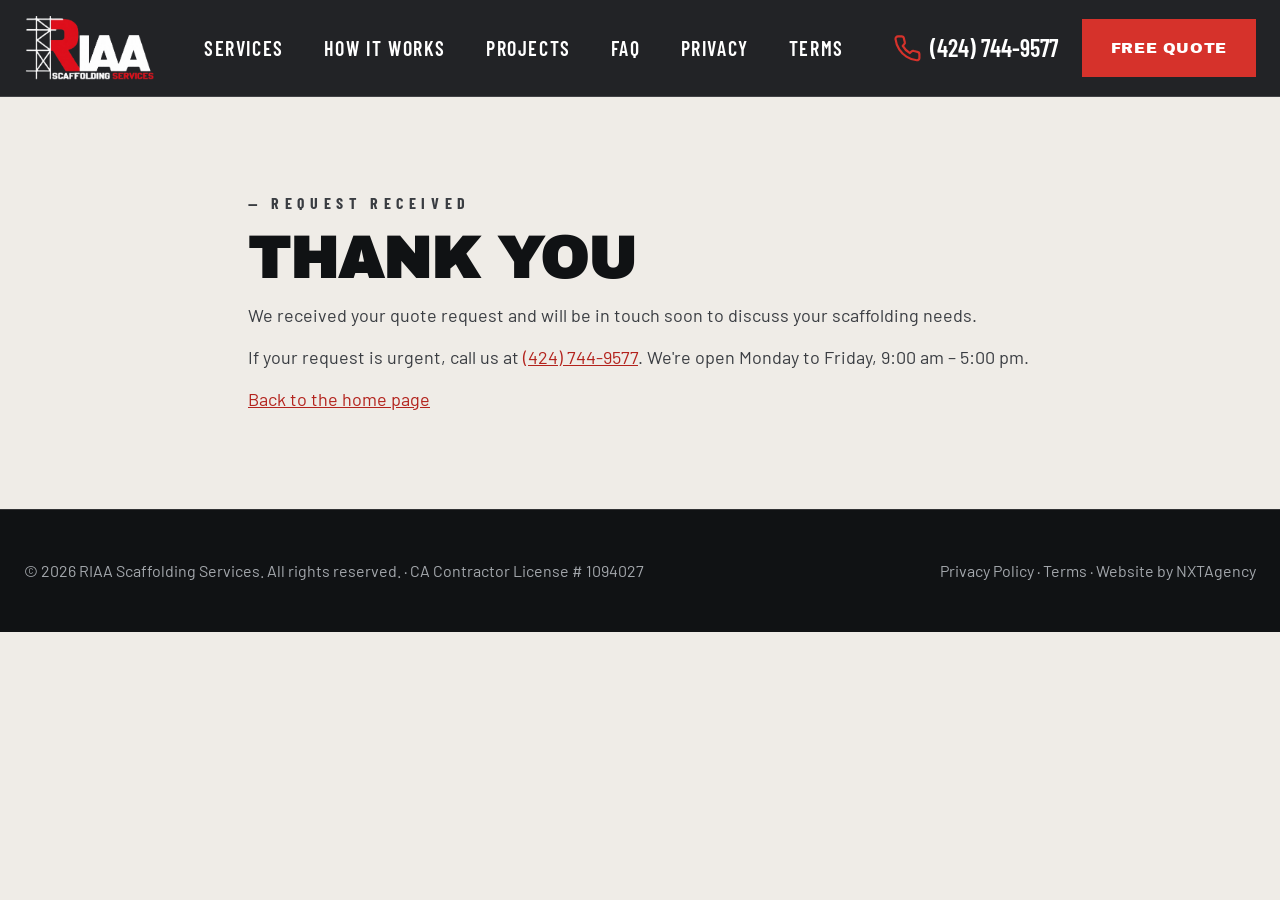
<file: thank-you.html>
<!DOCTYPE html>
<html lang="en">
<head>
<meta charset="utf-8">
<meta name="viewport" content="width=device-width, initial-scale=1">
<title>Thank You | RIAA Scaffolding Services</title>
<meta name="robots" content="noindex">
<link rel="preconnect" href="https://fonts.googleapis.com">
<link rel="preconnect" href="https://fonts.gstatic.com" crossorigin>
<link href="https://fonts.googleapis.com/css2?family=Archivo+Black&family=Barlow+Condensed:wght@500;600;700&family=Barlow:wght@400;500;600&display=swap" rel="stylesheet">
<link rel="stylesheet" href="style.css?v=6">
<link rel="icon" type="image/png" href="img/favicon.png">
<link rel="apple-touch-icon" href="img/favicon.png">
</head>
<body>
<a class="skip" href="#main">Skip to main content</a>
<svg width="0" height="0" style="position:absolute" aria-hidden="true">
  <symbol id="phone" viewBox="0 0 24 24"><path d="M22 16.9v3a2 2 0 0 1-2.2 2 19.8 19.8 0 0 1-8.6-3.1 19.5 19.5 0 0 1-6-6A19.8 19.8 0 0 1 2.1 4.2 2 2 0 0 1 4.1 2h3a2 2 0 0 1 2 1.7c.1 1 .4 1.9.7 2.8a2 2 0 0 1-.5 2.1L8.1 9.9a16 16 0 0 0 6 6l1.3-1.3a2 2 0 0 1 2.1-.4c.9.3 1.8.6 2.8.7a2 2 0 0 1 1.7 2z"/></symbol>
</svg>

<header>
  <div class="wrap">
    <a class="logo" href="index.html" aria-label="RIAA Scaffolding Services home"><img src="img/logo.png" alt="RIAA Scaffolding Services"></a>
    <nav aria-label="Main"><a href="./#services">Services</a><a href="./#process">How it works</a><a href="./#projects">Projects</a><a href="./#faq">FAQ</a><a href="privacy">Privacy</a><a href="terms">Terms</a></nav>
    <div class="hright">
      <a class="tel" href="tel:4247449577"><svg class="i" aria-hidden="true"><use href="#phone"/></svg>(424) 744-9577</a>
      <a class="btn" href="./#quote">Free quote</a>
    </div>
  </div>
</header>

<main id="main">
  <section class="policy">
    <div class="wrap">
      <p class="kicker">Request received</p>
      <h1 class="disp">Thank you</h1>
      <p>We received your quote request and will be in touch soon to discuss your scaffolding needs.</p>
      <p>If your request is urgent, call us at <a href="tel:4247449577">(424) 744-9577</a>. We're open Monday to Friday, 9:00 am – 5:00 pm.</p>
      <p><a href="index.html">Back to the home page</a></p>
    </div>
  </section>
</main>

<footer>
  <div class="wrap">
    <span>© <span id="y"></span> RIAA Scaffolding Services. All rights reserved. · CA Contractor License # 1094027</span>
    <span><a href="privacy">Privacy Policy</a> · <a href="terms">Terms</a> · Website by <a href="https://www.nxtagency.net" target="_blank" rel="noopener">NXTAgency</a></span>
  </div>
</footer>
<script>document.getElementById('y').textContent = new Date().getFullYear();</script>
</body>
</html>
</file>
<file: style.css>
:root{--red:#d6322b;--black:#101214;--panel:#1a1c20;--paper:#efece7;--line:rgba(255,255,255,.14);--mute:#a4a8ad;--ink:#3a3d42}
*{box-sizing:border-box;margin:0}
html{scroll-behavior:smooth;scroll-padding-top:6rem}
body{font-family:Barlow,system-ui,sans-serif;font-weight:400;color:var(--black);background:var(--paper);line-height:1.6;font-size:18px}
a{color:inherit;text-decoration:none}
:focus-visible{outline:3px solid var(--red);outline-offset:3px}
.wrap{max-width:78rem;margin:0 auto;padding:0 1.5rem}
.disp{font-family:'Archivo Black',sans-serif;text-transform:uppercase;line-height:1.02}
.cond{font-family:'Barlow Condensed',sans-serif;text-transform:uppercase}
section{padding:7rem 0}
.dark{background:var(--black);color:#fff}
.grid-bg{background-image:linear-gradient(var(--line) 1px,transparent 1px),linear-gradient(90deg,var(--line) 1px,transparent 1px);background-size:64px 64px;background-color:var(--black)}
h2{font-size:clamp(2.2rem,5.5vw,4.2rem)}
.kicker{font-family:'Barlow Condensed';font-weight:700;letter-spacing:.35em;text-transform:uppercase;color:var(--red);font-size:1rem;margin-bottom:.9rem}
.kicker::before{content:"— "}
.lead{margin-top:1.5rem;font-size:1.25rem;color:var(--ink);max-width:44rem}
.dark .lead{color:#d4d6d9}
.btn{display:inline-flex;align-items:center;gap:.7rem;background:var(--red);color:#fff;font-family:'Archivo Black';text-transform:uppercase;letter-spacing:.04em;font-size:1.05rem;padding:1.3rem 2.2rem;border:2px solid var(--red);cursor:pointer;transition:background .15s}
.btn:hover{background:#b82822}
.btn.ghost{background:transparent;border-color:rgba(255,255,255,.35)}
.btn.ghost:hover{background:rgba(255,255,255,.1)}
svg.i{width:1.2em;height:1.2em;fill:none;stroke:currentColor;stroke-width:1.8;stroke-linecap:round;stroke-linejoin:round}
/* header */
header{position:sticky;top:0;z-index:40;background:#222326;border-bottom:1px solid var(--line);color:#fff}
header .wrap{display:flex;align-items:center;justify-content:space-between;height:6rem;gap:1.5rem}
.logo{font-family:'Archivo Black';font-size:2.6rem;line-height:.9;display:flex;flex-direction:column}
.logo b{color:var(--red)}
.logo small{font-family:'Barlow Condensed';font-size:.7rem;letter-spacing:.12em;font-weight:700}
nav{display:flex;gap:2.5rem}
nav a,.tel{font-family:'Barlow Condensed';font-weight:600;font-size:1.25rem;text-transform:uppercase;letter-spacing:.08em}
nav a:hover{color:var(--red)}
.hright{display:flex;align-items:center;gap:1.5rem}
.tel{display:flex;align-items:center;gap:.5rem;font-size:1.5rem;letter-spacing:0}
.tel svg{color:var(--red)}
.hright .btn{padding:.95rem 1.7rem;font-size:.95rem}
@media(max-width:1000px){nav{display:none}}
@media(max-width:560px){.tel{display:none}}
/* hero */
#top{padding:0;position:relative;background:linear-gradient(90deg,var(--black) 28%,rgba(16,18,20,.55) 70%,rgba(16,18,20,.7)),url(img/hero.png) center/cover,#1f2226;color:#fff}
.hero-in{padding:15rem 0 9rem}
.badge{display:inline-flex;align-items:center;gap:.7rem;border:1px solid rgba(214,50,43,.55);background:rgba(16,18,20,.5);color:var(--red);font-family:'Barlow Condensed';font-weight:700;letter-spacing:.3em;font-size:1.05rem;text-transform:uppercase;padding:.75rem 1.5rem}
h1{font-size:clamp(3rem,9vw,7.6rem);margin-top:2.25rem;max-width:11ch}
h1 em{font-style:normal;color:var(--red)}
.hero-sub{margin-top:2.5rem;font-size:1.4rem;max-width:40rem;color:#e2e4e6}
.cta-row{margin-top:3rem;display:flex;gap:1.25rem;flex-wrap:wrap}
.stats{position:relative;border:1px solid var(--line);background:rgba(16,18,20,.82);display:grid;grid-template-columns:repeat(4,1fr);margin-bottom:4rem}
.stats div{padding:2.4rem 2.25rem;border-left:1px solid var(--line)}
.stats div:first-child{border-left:0}
.stats span{display:block;font-family:'Barlow Condensed';font-weight:600;letter-spacing:.2em;text-transform:uppercase;color:var(--mute);font-size:1.05rem}
.stats b{font-family:'Archivo Black';font-size:4.4rem;line-height:1.1;color:var(--red)}
@media(max-width:900px){.stats{grid-template-columns:1fr 1fr}.stats div:nth-child(3){border-left:0}.stats div:nth-child(n+3){border-top:1px solid var(--line)}.hero-in{padding:9rem 0 5rem}}
.hazard{height:1.4rem;background:repeating-linear-gradient(-55deg,var(--red) 0 24px,var(--black) 24px 48px)}
/* services */
.cards{margin-top:4rem;display:grid;gap:3rem;grid-template-columns:repeat(3,1fr)}
.card{background:#fff;box-shadow:14px 14px 0 var(--black);display:flex;flex-direction:column}
.card:first-child{box-shadow:14px 14px 0 var(--red)}
.card .img{height:17rem;background:linear-gradient(135deg,#6b4a3a,#b9855f) center/cover}
.card:nth-child(2) .img{background:linear-gradient(135deg,#1f3a33,#4d7566) center/cover}
.card:nth-child(3) .img{background:linear-gradient(135deg,#1a2a3d,#6f7f90) center/cover}
.card .body{padding:2.25rem 2rem 2rem;display:flex;flex-direction:column;flex:1}
.card h3{font-family:'Archivo Black';text-transform:uppercase;font-size:2rem}
.card p{margin-top:1.1rem;color:var(--ink);flex:1}
.card ul{list-style:none;padding:1.75rem 0 0;margin-top:2rem;border-top:1px solid #d8d5d0;display:grid;gap:1rem}
.card li{font-family:'Barlow Condensed';font-weight:600;font-size:1.3rem;text-transform:uppercase;display:flex;align-items:center;gap:1rem}
.card li::before{content:"";width:.8rem;height:.8rem;background:var(--red);flex:none}
@media(max-width:900px){.cards{grid-template-columns:1fr}}
/* process */
.steps{margin-top:4.5rem;display:grid;gap:2rem;grid-template-columns:repeat(4,1fr);padding:0;list-style:none;counter-reset:s}
.steps li{background:var(--panel);border-top:6px solid var(--red);padding:2.25rem 2.25rem 3rem;counter-increment:s}
.steps li:nth-child(2){margin-top:3rem}.steps li:nth-child(3){margin-top:6rem}.steps li:nth-child(4){margin-top:9rem}
.steps li::before{content:"0" counter(s);font-family:'Archivo Black';font-size:4.2rem;color:var(--red);display:block;line-height:1;margin-bottom:1.5rem}
.steps h3{font-family:'Barlow Condensed';font-size:2rem;text-transform:uppercase;line-height:1.1}
.steps p{margin-top:.8rem;color:#c9ccd0;font-size:1.1rem}
@media(max-width:1000px){.steps{grid-template-columns:1fr 1fr}.steps li:nth-child(n){margin-top:0}}
@media(max-width:560px){.steps{grid-template-columns:1fr}}
/* projects */
.projects{margin-top:3.5rem;display:grid;gap:2rem;grid-template-columns:1.5fr 1fr 1fr}
.proj{min-height:24rem;padding:2rem;display:flex;flex-direction:column;justify-content:flex-end;color:#fff;background:linear-gradient(180deg,rgba(16,18,20,0) 30%,rgba(16,18,20,.9)),var(--bg,#2b2f35) center/cover}
.proj:nth-child(2){--bg:#3a2a27}.proj:nth-child(3){--bg:#27343a}
.proj small{font-family:'Barlow Condensed';font-weight:700;letter-spacing:.25em;text-transform:uppercase;color:var(--red)}
.proj h3{font-family:'Archivo Black';text-transform:uppercase;font-size:1.6rem;margin:.3rem 0 .5rem}
.proj p{color:#d4d6d9;font-size:1.05rem}
@media(max-width:900px){.projects{grid-template-columns:1fr}.proj{min-height:16rem}}
/* safety */
#safety{background:#fff}
.safety{display:grid;gap:4rem;grid-template-columns:1fr 1fr;align-items:start}
.checks{list-style:none;padding:0;display:grid;gap:1rem}
.checks li{background:var(--paper);border-left:6px solid var(--red);padding:1.4rem 1.6rem}
.checks b{font-family:'Barlow Condensed';font-size:1.45rem;text-transform:uppercase;display:block}
@media(max-width:900px){.safety{grid-template-columns:1fr}}
/* faq */
.faq{display:grid;gap:5rem;grid-template-columns:1fr 1.4fr;align-items:start}
.faq .list{border-top:3px solid var(--black)}
details{border-bottom:3px solid var(--black);padding:2.2rem 0}
summary{cursor:pointer;font-family:'Barlow Condensed';font-weight:700;font-size:1.6rem;text-transform:uppercase;list-style:none;display:flex;justify-content:space-between;gap:1rem}
summary::-webkit-details-marker{display:none}
summary::after{content:"+";font-weight:400;font-size:2.2rem;line-height:.8}
details[open] summary::after{content:"−"}
details p{margin-top:1rem;color:var(--ink);max-width:40rem}
@media(max-width:900px){.faq{grid-template-columns:1fr;gap:3rem}}
/* quote */
.qgrid{display:grid;gap:4rem;grid-template-columns:1fr 1.5fr;align-items:start}
.contact{margin-top:3.5rem;display:grid;gap:1.1rem}
.contact div{display:flex;align-items:center;gap:1.2rem}
.contact .ic{width:4.2rem;height:4.2rem;background:var(--red);display:grid;place-items:center;flex:none;font-size:1.6rem}
.contact small{display:block;font-family:'Barlow Condensed';font-weight:600;letter-spacing:.25em;text-transform:uppercase;color:var(--mute);font-size:1rem}
.contact span{font-size:1.5rem;line-height:1.3}
form{border:1px solid var(--line);padding:3rem 2.5rem;display:grid;gap:1.6rem 1.75rem;grid-template-columns:1fr 1fr;background:rgba(16,18,20,.6)}
.full{grid-column:1/-1}
label{display:block;font-family:'Barlow Condensed';font-weight:600;letter-spacing:.2em;text-transform:uppercase;color:#c9ccd0;font-size:1.1rem;margin-bottom:.7rem}
input,select,textarea{width:100%;font:inherit;font-size:1.15rem;padding:1.1rem 1.3rem;background:var(--panel);color:#fff;border:2px solid #34373c;border-radius:0;color-scheme:dark}
input::placeholder,textarea::placeholder{color:#7d8187}
input:focus,select:focus,textarea:focus{border-color:var(--red);outline:none}
textarea{min-height:9rem;resize:vertical}
.fbot{display:flex;justify-content:space-between;align-items:center;gap:1.5rem;flex-wrap:wrap}
.fbot p{color:var(--mute);font-size:1.05rem}
#msg{color:#fff;font-weight:600;margin-top:1rem}
@media(max-width:900px){.qgrid{grid-template-columns:1fr}}
@media(max-width:560px){form{grid-template-columns:1fr;padding:2rem 1.25rem}}
footer{background:var(--black);color:var(--mute);padding:3rem 0;border-top:1px solid var(--line);font-size:1rem}
footer .wrap{display:flex;justify-content:space-between;flex-wrap:wrap;gap:1rem}
@media(prefers-reduced-motion:reduce){html{scroll-behavior:auto}}

/* ===== Final additions ===== */
html,body{width:100%;max-width:100%;overflow-x:hidden;overflow-x:clip}
body{position:relative}
header,main,section,footer,.wrap{max-width:100%}
.wrap>*,.stats>*,.cards>*,.steps>*,.projects>*,.qgrid>*,.faq>*,form>*,header .wrap>*{min-width:0}
img,svg{max-width:100%}
.logo img{height:4rem;width:auto;display:block}
/* hero video */
#top{overflow:hidden}
.hero-video{position:absolute;inset:0;width:100%;height:100%;object-fit:cover;object-position:50% center;z-index:0}
#top::before{content:"";position:absolute;inset:0;z-index:1;background:linear-gradient(90deg,var(--black) 28%,rgba(16,18,20,.55) 70%,rgba(16,18,20,.7))}
#top .wrap{position:relative;z-index:2}
h1{text-shadow:0 2px 14px rgba(0,0,0,.7)}
@media(prefers-reduced-motion:reduce){.hero-video{display:none}}
/* desktop hero spacing */
@media(min-width:901px){.hero-in{padding-top:7rem}h1{max-width:16ch}}
/* date field (iPhone) */
input[type="date"]{-webkit-appearance:none;appearance:none;display:block;width:100%;min-width:0;max-width:100%;text-align:left;min-height:3.6rem}
input[type="date"]::-webkit-date-and-time-value{text-align:left;min-height:1.4em}
/* links */
footer a{color:inherit;text-decoration:none}
footer a:hover{color:#fff}
.contact a{color:#fff}
.contact a:hover{color:var(--red)}
/* policy pages */
.policy{padding:5rem 0 6rem;background:var(--paper)}
.policy .wrap{max-width:52rem}
.policy h1{font-size:clamp(2.2rem,6vw,3.6rem);max-width:none;margin-top:.5rem;text-shadow:none}
.policy .updated{color:var(--ink);margin-top:1rem;font-size:1rem}
.policy h2{font-family:'Barlow Condensed';text-transform:uppercase;font-size:1.8rem;margin:2.5rem 0 .6rem}
.policy p,.policy li{color:var(--ink);margin-top:.8rem}
.policy ul{padding-left:1.3rem}
.policy a{color:var(--red);text-decoration:underline}
/* mobile */
@media(max-width:900px){
  #top{background-image:none!important}
  #top::before{background:rgba(16,18,20,.35)!important}
  .stats{grid-template-columns:repeat(2,minmax(0,1fr))}
  .stats div{padding:1.4rem 1rem;overflow:hidden}
  .stats span{font-size:.85rem;letter-spacing:.08em}
  .stats b{font-size:clamp(1.8rem,10vw,3rem);overflow-wrap:anywhere}
  header .wrap{gap:.75rem;height:5rem}
  .logo img{max-width:52vw;height:auto;max-height:3.4rem}
  .hright .btn{padding:.85rem 1rem;font-size:.8rem;white-space:nowrap}
  h1{font-size:clamp(2.1rem,9vw,4rem);overflow-wrap:anywhere;max-width:none}
  h2{font-size:clamp(1.8rem,8vw,2.6rem)}
  .kicker{letter-spacing:.2em}
  .badge{letter-spacing:.12em;font-size:.85rem;padding:.7rem 1rem}
}
@media(max-width:700px){
  .hero-sub{font-size:1.15rem}
  .btn{padding:1.1rem 1.4rem;font-size:.95rem}
  .cta-row .btn{width:100%;justify-content:center}
  .cards,.projects,.safety,.faq,.qgrid,.steps{grid-template-columns:minmax(0,1fr)}
  .card{box-shadow:8px 8px 0 var(--black)}
  .card:first-child{box-shadow:8px 8px 0 var(--red)}
  .contact span{font-size:1.15rem;overflow-wrap:anywhere}
  form{grid-template-columns:minmax(0,1fr);padding:1.75rem 1.1rem}
  section{padding:4.5rem 0}
}
.video-toggle{position:absolute;right:1.25rem;bottom:1.25rem;z-index:3;background:rgba(16,18,20,.8);color:#fff;border:1px solid rgba(255,255,255,.4);font-family:'Barlow Condensed';font-weight:600;letter-spacing:.1em;text-transform:uppercase;font-size:1rem;padding:.6rem 1rem;cursor:pointer}
.video-toggle:hover{border-color:#fff}
@media(prefers-reduced-motion:reduce){.video-toggle{display:none}}
.skip{position:absolute;left:-9999px;top:0;background:#fff;color:#101214;padding:.8rem 1.2rem;z-index:100}
.skip:focus{left:1rem;top:1rem}
.video-toggle{position:absolute;right:1.25rem;bottom:1.25rem;z-index:3;background:rgba(16,18,20,.8);color:#fff;border:1px solid rgba(255,255,255,.4);font-family:'Barlow Condensed';font-weight:600;letter-spacing:.1em;text-transform:uppercase;font-size:1rem;padding:.6rem 1rem;cursor:pointer}
.video-toggle:hover{border-color:#fff}
@media(prefers-reduced-motion:reduce){.video-toggle{display:none}}
.kicker,.policy a{color:#b3231d}
.dark .kicker,.badge,.proj small{color:#ff6a62}
input::placeholder,textarea::placeholder{color:#9a9ea4}
</file>
